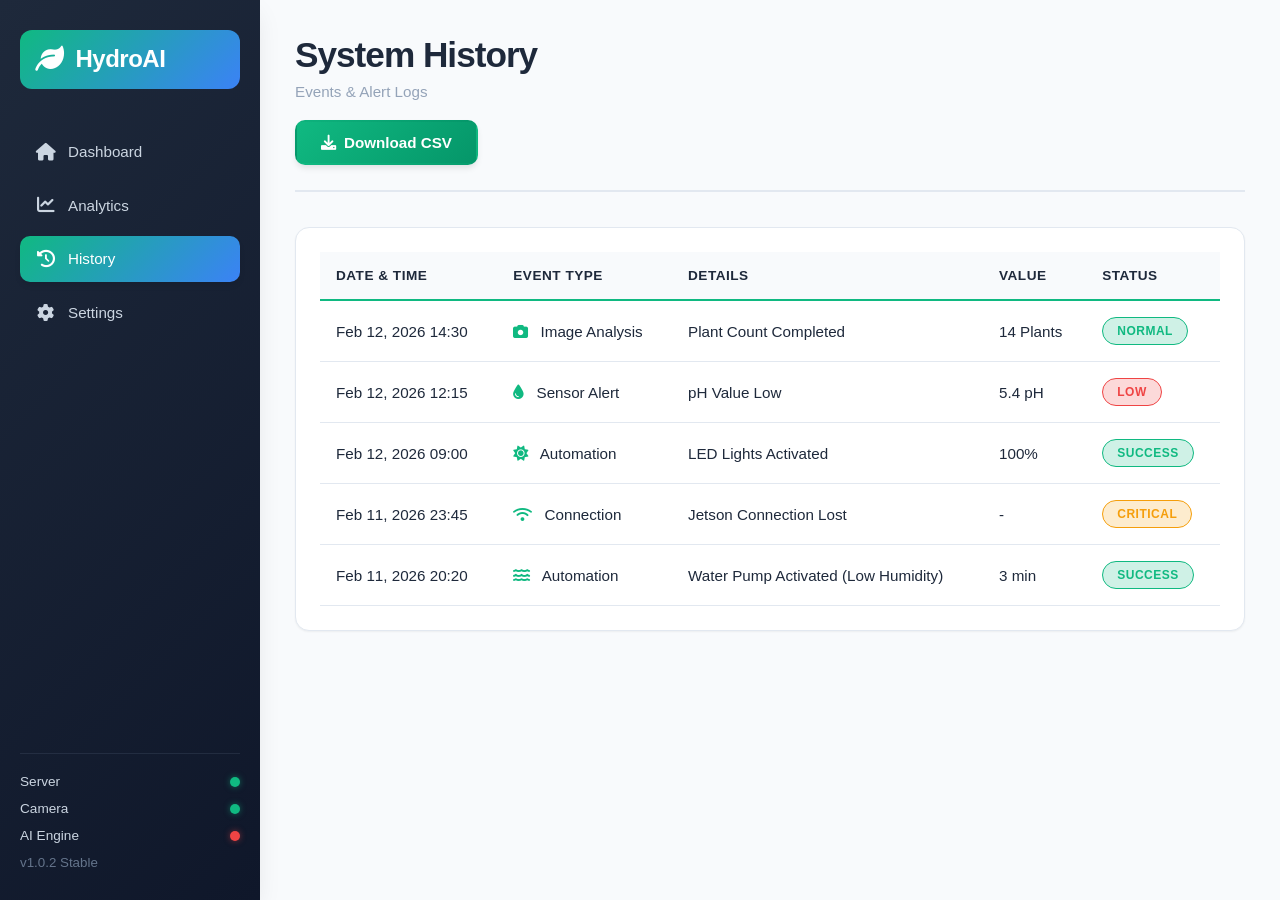
<file: static/history.html>
<!DOCTYPE html>
<html lang="en">

<head>
    <meta charset="UTF-8">
    <meta name="viewport" content="width=device-width, initial-scale=1.0">
    <title>History - HydroAI</title>
    <link href="https://cdnjs.cloudflare.com/ajax/libs/font-awesome/6.0.0/css/all.min.css" rel="stylesheet">
    <link rel="stylesheet" href="/static/css/style.css">
</head>

<body>
    <div class="dashboard-container">
        <!-- Sidebar -->
        <aside class="sidebar">
            <div class="top-section">
                <div class="logo">
                    <i class="fas fa-leaf"></i>
                    <span>HydroAI</span>
                </div>
                <nav class="menu">
                    <ul>
                        <li><a href="/"><i class="fas fa-home"></i> Dashboard</a></li>
                        <li><a href="/analysis"><i class="fas fa-chart-line"></i> Analytics</a></li>
                        <li><a href="/history" class="active"><i class="fas fa-history"></i> History</a></li>
                        <li><a href="/settings"><i class="fas fa-cog"></i> Settings</a></li>
                    </ul>
                </nav>
            </div>
            <!-- Status Same as Index -->
            <div class="system-status">
                <div class="status-item"><span>Server</span>
                    <div class="dot active"></div>
                </div>
                <div class="status-item"><span>Camera</span>
                    <div class="dot active"></div>
                </div>
                <div class="status-item"><span>AI Engine</span>
                    <div class="dot"></div>
                </div>
                <small style="color: #64748b; margin-top: 10px; display: block;">v1.0.2 Stable</small>
            </div>
        </aside>

        <!-- Main Content -->
        <main class="main-content">
            <header class="header">
                <div>
                    <h1>System History</h1>
                    <p style="color: #94a3b8;">Events & Alert Logs</p>
                </div>
                <div class="actions">
                    <button class="btn btn-primary">
                        <i class="fas fa-download"></i> Download CSV
                    </button>
                </div>
            </header>

            <div class="card">
                <table class="history-table">
                    <thead>
                        <tr>
                            <th>Date & Time</th>
                            <th>Event Type</th>
                            <th>Details</th>
                            <th>Value</th>
                            <th>Status</th>
                        </tr>
                    </thead>
                    <tbody>
                        <tr>
                            <td>Feb 12, 2026 14:30</td>
                            <td><i class="fas fa-camera"></i> Image Analysis</td>
                            <td>Plant Count Completed</td>
                            <td>14 Plants</td>
                            <td><span class="status-badge active">NORMAL</span></td>
                        </tr>
                        <tr>
                            <td>Feb 12, 2026 12:15</td>
                            <td><i class="fas fa-tint"></i> Sensor Alert</td>
                            <td>pH Value Low</td>
                            <td>5.4 pH</td>
                            <td><span class="status-badge inactive">LOW</span></td>
                        </tr>
                        <tr>
                            <td>Feb 12, 2026 09:00</td>
                            <td><i class="fas fa-sun"></i> Automation</td>
                            <td>LED Lights Activated</td>
                            <td>100%</td>
                            <td><span class="status-badge active">SUCCESS</span></td>
                        </tr>
                        <tr>
                            <td>Feb 11, 2026 23:45</td>
                            <td><i class="fas fa-wifi"></i> Connection</td>
                            <td>Jetson Connection Lost</td>
                            <td>-</td>
                            <td><span class="status-badge warning">CRITICAL</span></td>
                        </tr>
                        <tr>
                            <td>Feb 11, 2026 20:20</td>
                            <td><i class="fas fa-water"></i> Automation</td>
                            <td>Water Pump Activated (Low Humidity)</td>
                            <td>3 min</td>
                            <td><span class="status-badge active">SUCCESS</span></td>
                        </tr>
                    </tbody>
                </table>
            </div>
        </main>
    </div>
</body>

</html>
</file>
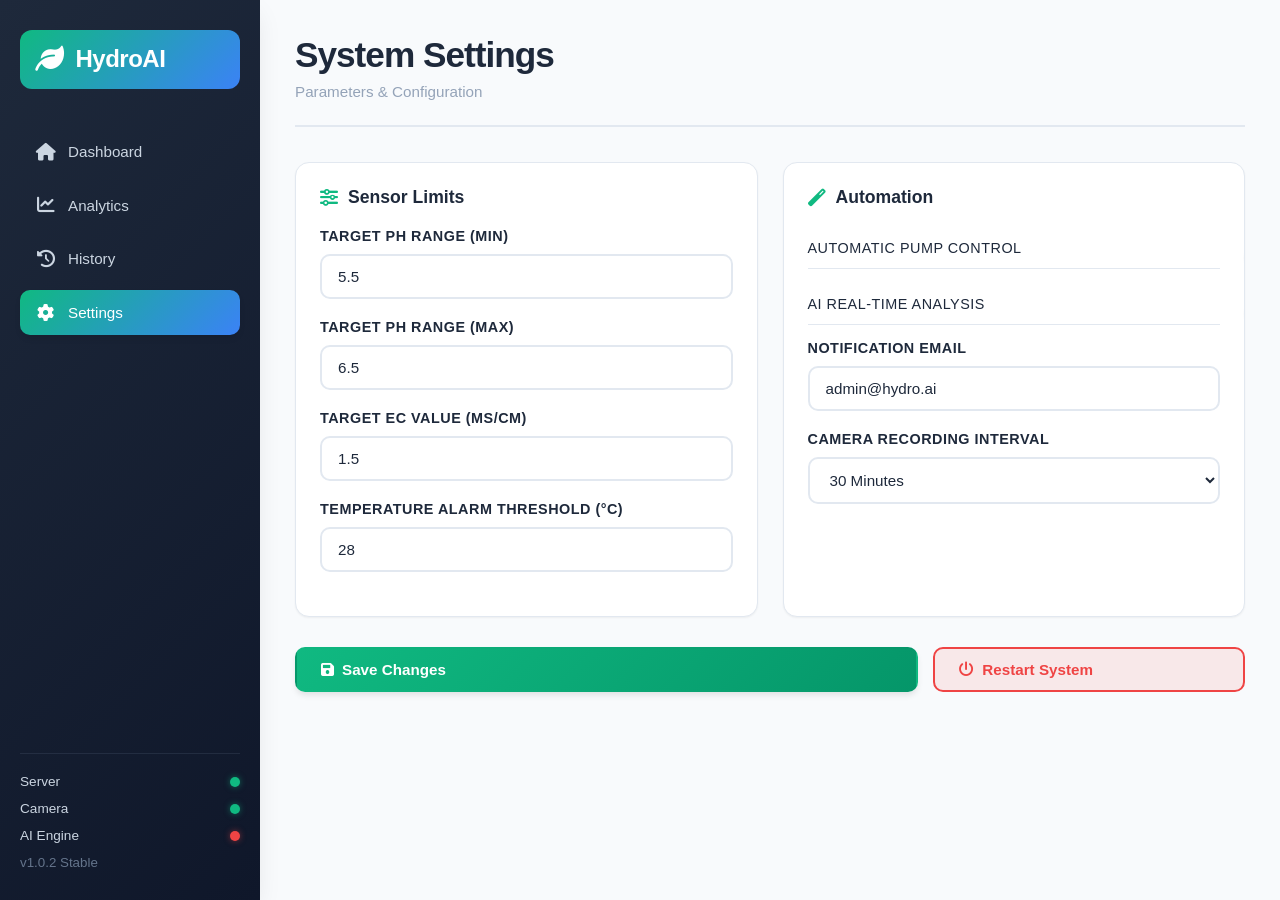
<file: static/settings.html>
<!DOCTYPE html>
<html lang="en">

<head>
    <meta charset="UTF-8">
    <meta name="viewport" content="width=device-width, initial-scale=1.0">
    <title>Settings - HydroAI</title>
    <link href="https://cdnjs.cloudflare.com/ajax/libs/font-awesome/6.0.0/css/all.min.css" rel="stylesheet">
    <link rel="stylesheet" href="/static/css/style.css">
</head>

<body>
    <div class="dashboard-container">
        <!-- Sidebar -->
        <aside class="sidebar">
            <div class="top-section">
                <div class="logo">
                    <i class="fas fa-leaf"></i>
                    <span>HydroAI</span>
                </div>
                <nav class="menu">
                    <ul>
                        <li><a href="/"><i class="fas fa-home"></i> Dashboard</a></li>
                        <li><a href="/analysis"><i class="fas fa-chart-line"></i> Analytics</a></li>
                        <li><a href="/history"><i class="fas fa-history"></i> History</a></li>
                        <li><a href="/settings" class="active"><i class="fas fa-cog"></i> Settings</a></li>
                    </ul>
                </nav>
            </div>
            <!-- Status Same as Index -->
            <div class="system-status">
                <div class="status-item"><span>Server</span>
                    <div class="dot active"></div>
                </div>
                <div class="status-item"><span>Camera</span>
                    <div class="dot active"></div>
                </div>
                <div class="status-item"><span>AI Engine</span>
                    <div class="dot"></div>
                </div>
                <small style="color: #64748b; margin-top: 10px; display: block;">v1.0.2 Stable</small>
            </div>
        </aside>

        <!-- Main Content -->
        <main class="main-content">
            <header class="header">
                <div>
                    <h1>System Settings</h1>
                    <p style="color: #94a3b8;">Parameters & Configuration</p>
                </div>
            </header>

            <form>
                <div class="settings-grid">
                    <!-- Sensor Thresholds -->
                    <div class="card">
                        <h2><i class="fas fa-sliders-h" style="color: var(--primary);"></i> Sensor Limits</h2>

                        <div class="form-group">
                            <label>Target pH Range (Min)</label>
                            <input type="number" step="0.1" class="form-control" value="5.5" placeholder="5.5">
                        </div>

                        <div class="form-group">
                            <label>Target pH Range (Max)</label>
                            <input type="number" step="0.1" class="form-control" value="6.5" placeholder="6.5">
                        </div>

                        <div class="form-group">
                            <label>Target EC Value (mS/cm)</label>
                            <input type="number" step="0.1" class="form-control" value="1.5" placeholder="1.5">
                        </div>

                        <div class="form-group">
                            <label>Temperature Alarm Threshold (°C)</label>
                            <input type="number" class="form-control" value="28" placeholder="28">
                        </div>
                    </div>

                    <!-- Automation & Notifications -->
                    <div class="card">
                        <h2><i class="fas fa-magic" style="color: var(--primary);"></i> Automation</h2>

                        <div class="form-group" style="display: flex; justify-content: space-between; align-items: center; padding: 12px 0; border-bottom: 1px solid var(--border-color); margin-bottom: 15px;">
                            <label style="margin:0; font-weight: 500;">Automatic Pump Control</label>
                            <label class="toggle-switch">
                                <input type="checkbox" checked>
                                <span class="toggle-slider"></span>
                            </label>
                        </div>

                        <div class="form-group" style="display: flex; justify-content: space-between; align-items: center; padding: 12px 0; border-bottom: 1px solid var(--border-color); margin-bottom: 15px;">
                            <label style="margin:0; font-weight: 500;">AI Real-time Analysis</label>
                            <label class="toggle-switch">
                                <input type="checkbox" checked>
                                <span class="toggle-slider"></span>
                            </label>
                        </div>

                        <div class="form-group">
                            <label>Notification Email</label>
                            <input type="email" class="form-control" value="admin@hydro.ai" placeholder="admin@hydro.ai">
                        </div>

                        <div class="form-group">
                            <label>Camera Recording Interval</label>
                            <select class="form-control">
                                <option>15 Minutes</option>
                                <option selected>30 Minutes</option>
                                <option>60 Minutes</option>
                            </select>
                        </div>
                    </div>
                </div>

                <div style="margin-top: 30px; display: grid; grid-template-columns: 2fr 1fr; gap: 15px;">
                    <button type="button" class="btn btn-primary" onclick="alert('⚙️ Settings saved successfully!'); return false;">
                        <i class="fas fa-save"></i> Save Changes
                    </button>
                    <button type="button" class="btn" style="background: rgba(239, 68, 68, 0.1); color: var(--danger); border: 2px solid var(--danger);" onclick="confirm('Are you sure? This will restart the system.') && alert('System restarting...'); return false;">
                        <i class="fas fa-power-off"></i> Restart System
                    </button>
                </div>
            </form>

        </main>
    </div>
</body>

</html>
</file>
<file: static/css/style.css>
@import url('https://fonts.googleapis.com/css2?family=Inter:wght@300;400;500;600;700&display=swap');

:root {
  --primary: #10b981;
  --primary-dark: #059669;
  --primary-light: #d1fae5;
  --secondary: #3b82f6;
  --secondary-dark: #1e40af;
  --accent: #ec4899;
  --success: #10b981;
  --warning: #f59e0b;
  --danger: #ef4444;
  --bg-main: #f8fafc;
  --bg-secondary: #ffffff;
  --text-main: #1e293b;
  --text-muted: #64748b;
  --border-color: #e2e8f0;
  --shadow-sm: 0 1px 2px 0 rgba(0, 0, 0, 0.05);
  --shadow-md: 0 4px 6px -1px rgba(0, 0, 0, 0.1);
  --shadow-lg: 0 10px 25px -5px rgba(0, 0, 0, 0.1);
}

* {
  margin: 0;
  padding: 0;
  box-sizing: border-box;
}

html, body {
  height: 100%;
  font-family: 'Segoe UI', Tahoma, Geneva, Verdana, sans-serif;
  background: var(--bg-main);
  color: var(--text-main);
}

body {
  display: flex;
}

.dashboard-container {
  width: 100%;
  margin-left: 260px;
  display: flex;
  flex-direction: column;
  min-height: 100vh;
}

/* ===== SIDEBAR ===== */
.sidebar {
  width: 260px;
  background: linear-gradient(135deg, #1e293b 0%, #0f172a 100%);
  padding: 30px 20px;
  position: fixed;
  height: 100vh;
  left: 0;
  top: 0;
  overflow-y: auto;
  display: flex;
  flex-direction: column;
  justify-content: space-between;
  box-shadow: var(--shadow-lg);
  z-index: 1000;
}

.sidebar::-webkit-scrollbar {
  width: 6px;
}

.sidebar::-webkit-scrollbar-thumb {
  background: rgba(100, 116, 139, 0.3);
  border-radius: 3px;
}

.sidebar::-webkit-scrollbar-thumb:hover {
  background: rgba(100, 116, 139, 0.5);
}

.top-section {
  flex: 1;
}

.logo {
  display: flex;
  align-items: center;
  gap: 12px;
  margin-bottom: 40px;
  font-size: 1.5rem;
  font-weight: 700;
  color: white;
  background: linear-gradient(135deg, var(--primary) 0%, var(--secondary) 100%);
  padding: 15px;
  border-radius: 12px;
  letter-spacing: -0.5px;
}

.logo i {
  font-size: 1.8rem;
}

.menu ul {
  list-style: none;
}

.menu li {
  margin-bottom: 8px;
}

.menu a {
  display: flex;
  align-items: center;
  gap: 12px;
  padding: 14px 16px;
  color: #cbd5e1;
  text-decoration: none;
  border-radius: 10px;
  transition: all 0.3s ease;
  font-weight: 500;
  font-size: 0.95rem;
}

.menu a:hover {
  background: rgba(16, 185, 129, 0.1);
  color: white;
  transform: translateX(4px);
}

.menu a.active {
  background: linear-gradient(135deg, var(--primary) 0%, var(--secondary) 100%);
  color: white;
  box-shadow: var(--shadow-md);
}

.menu i {
  width: 20px;
  text-align: center;
  font-size: 1.1rem;
}

.system-status {
  border-top: 1px solid rgba(100, 116, 139, 0.2);
  padding-top: 20px;
}

.status-item {
  display: flex;
  justify-content: space-between;
  align-items: center;
  margin-bottom: 12px;
  font-size: 0.85rem;
  color: #cbd5e1;
}

.status-item span {
  font-weight: 500;
}

.dot {
  width: 10px;
  height: 10px;
  border-radius: 50%;
  background: #ef4444;
  box-shadow: 0 0 6px rgba(239, 68, 68, 0.5);
}

.dot.active {
  background: var(--primary);
  box-shadow: 0 0 6px rgba(16, 185, 129, 0.5);
}

/* ===== MAIN CONTENT ===== */
.main-content {
  flex: 1;
  padding: 35px;
  overflow-y: auto;
  background: var(--bg-main);
}

.main-content::-webkit-scrollbar {
  width: 8px;
}

.main-content::-webkit-scrollbar-track {
  background: transparent;
}

.main-content::-webkit-scrollbar-thumb {
  background: rgba(100, 116, 139, 0.2);
  border-radius: 4px;
}

.main-content::-webkit-scrollbar-thumb:hover {
  background: rgba(100, 116, 139, 0.4);
}

/* ===== HEADER ===== */
.header {
  margin-bottom: 35px;
  padding-bottom: 25px;
  border-bottom: 2px solid var(--border-color);
}

.header h1 {
  font-size: 2.2rem;
  font-weight: 700;
  margin-bottom: 8px;
  color: var(--text-main);
  letter-spacing: -1px;
}

.header p {
  font-size: 0.95rem;
  color: var(--text-muted);
}

.actions {
  display: flex;
  gap: 12px;
  margin-top: 20px;
}

.btn {
  padding: 12px 24px;
  border: none;
  border-radius: 10px;
  cursor: pointer;
  font-weight: 600;
  font-size: 0.95rem;
  transition: all 0.3s ease;
  display: inline-flex;
  align-items: center;
  gap: 8px;
  text-decoration: none;
  border: 2px solid transparent;
}

.btn-primary {
  background: linear-gradient(135deg, var(--primary) 0%, var(--primary-dark) 100%);
  color: white;
  box-shadow: var(--shadow-md);
}

.btn-primary:hover {
  transform: translateY(-2px);
  box-shadow: var(--shadow-lg);
}

.btn-primary:active {
  transform: translateY(0);
}

/* ===== GRID & CARDS ===== */
.grid-sensors {
  display: grid;
  grid-template-columns: repeat(auto-fit, minmax(240px, 1fr));
  gap: 20px;
  margin-bottom: 35px;
  order: 2;
}

.card {
  background: var(--bg-secondary);
  border: 1px solid var(--border-color);
  border-radius: 14px;
  padding: 24px;
  box-shadow: var(--shadow-sm);
  transition: all 0.3s ease;
  position: relative;
  overflow: hidden;
}

.card:hover {
  border-color: var(--primary);
  box-shadow: var(--shadow-md);
  transform: translateY(-2px);
}

.card h2 {
  font-size: 1.1rem;
  font-weight: 600;
  margin-bottom: 20px;
  color: var(--text-main);
  display: flex;
  align-items: center;
  gap: 10px;
}

.card h3 {
  font-size: 0.9rem;
  font-weight: 600;
  color: var(--text-muted);
  text-transform: uppercase;
  letter-spacing: 0.5px;
  margin-bottom: 12px;
}

.card .value {
  font-size: 2.2rem;
  font-weight: 700;
  color: var(--primary);
  margin-bottom: 8px;
  font-variant-numeric: tabular-nums;
}

.card .unit {
  font-size: 0.85rem;
  color: var(--text-muted);
  font-weight: 500;
}

.metric-row {
  display: flex;
  justify-content: space-between;
  align-items: center;
  padding: 12px 0;
  border-bottom: 1px solid var(--border-color);
}

.metric-row:last-child {
  border-bottom: none;
}

.metric-label {
  font-size: 0.9rem;
  color: var(--text-muted);
  font-weight: 500;
}

.metric-val {
  font-size: 1.3rem;
  font-weight: 700;
  color: var(--primary);
  font-variant-numeric: tabular-nums;
}

/* ===== VISION SECTION ===== */
.vision-section {
  display: grid;
  grid-template-columns: 1fr;
  grid-template-rows: auto auto;
  gap: 25px;
  order: 1;
  margin-bottom: 35px;
}

.camera-feeds-container {
  display: grid;
  grid-template-columns: repeat(auto-fit, minmax(350px, 1fr));
  gap: 20px;
  grid-row: 1;
  grid-column: 1;
}

.camera-feed {
  background: var(--bg-secondary);
  border-radius: 14px;
  height: 500px;
  display: flex;
  align-items: center;
  justify-content: center;
  position: relative;
  overflow: hidden;
  border: 1px solid var(--border-color);
  box-shadow: var(--shadow-md);
}

.camera-feed img {
  max-width: 100%;
  max-height: 100%;
  object-fit: contain;
  border-radius: 12px;
}

.camera-overlay {
  position: absolute;
  top: 16px;
  left: 16px;
  background: linear-gradient(135deg, var(--primary) 0%, var(--secondary) 100%);
  padding: 10px 18px;
  border-radius: 20px;
  font-size: 0.8rem;
  color: white;
  border: 1px solid rgba(255, 255, 255, 0.3);
  font-weight: 700;
  letter-spacing: 0.5px;
  box-shadow: var(--shadow-md);
  z-index: 10;
  backdrop-filter: blur(10px);
}

.analytics-panel {
  grid-row: 2;
  grid-column: 1;
}

/* ===== CAMERA LOADING ===== */
.camera-loading {
  position: absolute;
  top: 0;
  left: 0;
  right: 0;
  bottom: 0;
  background: linear-gradient(135deg, rgba(30, 30, 50, 0.95) 0%, rgba(15, 15, 35, 0.95) 100%);
  display: flex;
  flex-direction: column;
  align-items: center;
  justify-content: center;
  z-index: 100;
  border-radius: 12px;
}

.spinner {
  width: 50px;
  height: 50px;
  border: 4px solid rgba(16, 185, 129, 0.2);
  border-top-color: var(--primary);
  border-right-color: var(--secondary);
  border-radius: 50%;
  animation: spin 1s linear infinite;
  margin-bottom: 15px;
}

@keyframes spin {
  to { transform: rotate(360deg); }
}

.camera-loading p {
  color: rgba(148, 163, 184, 0.9);
  font-size: 0.95rem;
  font-weight: 500;
  margin: 0;
  text-align: center;
}

/* ===== DETECTION LIST ===== */
.detection-item {
  display: flex;
  justify-content: space-between;
  align-items: center;
  padding: 14px;
  background: rgba(16, 185, 129, 0.05);
  border-left: 4px solid var(--primary);
  border-radius: 8px;
  margin-bottom: 10px;
  font-weight: 500;
  transition: all 0.3s ease;
}

.detection-item:hover {
  background: rgba(16, 185, 129, 0.1);
  transform: translateX(4px);
}

.detection-item .metric-label {
  color: var(--text-main);
  font-weight: 600;
}

.detection-item .metric-val {
  background: linear-gradient(135deg, var(--primary) 0%, var(--secondary) 100%);
  -webkit-background-clip: text;
  -webkit-text-fill-color: transparent;
  background-clip: text;
}

/* ===== CHARTS ===== */
.chart-container {
  background: var(--bg-secondary);
  border: 1px solid var(--border-color);
  border-radius: 14px;
  padding: 24px;
  box-shadow: var(--shadow-sm);
  margin-bottom: 25px;
}

.chart-container canvas {
  max-height: 300px;
}

/* ===== TABLE ===== */
.table-responsive {
  overflow-x: auto;
}

.history-table {
  width: 100%;
  border-collapse: collapse;
  color: var(--text-main);
}

.history-table th,
.history-table td {
  text-align: left;
  padding: 16px;
  border-bottom: 1px solid var(--border-color);
  font-size: 0.95rem;
}

.history-table th {
  background: var(--bg-main);
  font-weight: 700;
  color: var(--text-main);
  text-transform: uppercase;
  letter-spacing: 0.5px;
  font-size: 0.85rem;
  text-align: left;
  border-bottom: 2px solid var(--primary);
}

.history-table tr {
  transition: all 0.3s ease;
}

.history-table tbody tr:hover {
  background: rgba(16, 185, 129, 0.05);
  box-shadow: var(--shadow-sm);
}

.history-table i {
  margin-right: 8px;
  color: var(--primary);
}

.status-badge {
  padding: 6px 14px;
  border-radius: 20px;
  font-size: 0.75rem;
  font-weight: 700;
  text-transform: uppercase;
  letter-spacing: 0.5px;
  display: inline-block;
  border: 1px solid transparent;
}

.status-badge.active {
  background: rgba(16, 185, 129, 0.2);
  color: var(--primary);
  border-color: var(--primary);
}

.status-badge.inactive {
  background: rgba(239, 68, 68, 0.2);
  color: var(--danger);
  border-color: var(--danger);
}

.status-badge.warning {
  background: rgba(245, 158, 11, 0.2);
  color: var(--warning);
  border-color: var(--warning);
}

/* ===== SETTINGS ===== */
.settings-grid {
  display: grid;
  grid-template-columns: repeat(auto-fit, minmax(300px, 1fr));
  gap: 25px;
}

.form-group {
  margin-bottom: 20px;
}

.form-group label {
  display: block;
  margin-bottom: 10px;
  font-weight: 600;
  font-size: 0.9rem;
  color: var(--text-main);
  text-transform: uppercase;
  letter-spacing: 0.5px;
}

.form-control {
  width: 100%;
  padding: 12px 16px;
  border-radius: 10px;
  border: 2px solid var(--border-color);
  background: var(--bg-secondary);
  color: var(--text-main);
  font-family: inherit;
  font-size: 0.95rem;
  transition: all 0.3s ease;
}

.form-control:focus {
  outline: none;
  border-color: var(--primary);
  box-shadow: 0 0 0 3px rgba(16, 185, 129, 0.1);
}

.form-control::placeholder {
  color: var(--text-muted);
}

.toggle-switch {
  display: inline-flex;
  align-items: center;
  cursor: pointer;
}

.toggle-switch input {
  display: none;
}

.toggle-slider {
  width: 50px;
  height: 28px;
  background: #cbd5e1;
  border-radius: 14px;
  position: relative;
  transition: all 0.3s ease;
}

.toggle-slider::after {
  content: '';
  position: absolute;
  width: 24px;
  height: 24px;
  background: white;
  border-radius: 50%;
  top: 2px;
  left: 2px;
  transition: all 0.3s ease;
  box-shadow: var(--shadow-sm);
}

.toggle-switch input:checked + .toggle-slider {
  background: var(--primary);
}

.toggle-switch input:checked + .toggle-slider::after {
  left: 24px;
}

/* ===== ALERTS ===== */
.alert {
  padding: 16px 20px;
  border-radius: 10px;
  margin-bottom: 20px;
  border-left: 4px solid;
  display: flex;
  align-items: center;
  gap: 12px;
  animation: slideIn 0.3s ease;
}

.alert-success {
  background: rgba(16, 185, 129, 0.1);
  border-color: var(--success);
  color: var(--primary);
}

.alert-warning {
  background: rgba(245, 158, 11, 0.1);
  border-color: var(--warning);
  color: var(--warning);
}

.alert-danger {
  background: rgba(239, 68, 68, 0.1);
  border-color: var(--danger);
  color: var(--danger);
}

@keyframes slideIn {
  from {
    opacity: 0;
    transform: translateY(-10px);
  }
  to {
    opacity: 1;
    transform: translateY(0);
  }
}

/* ===== RESPONSIVE ===== */
@media (max-width: 1200px) {
  .grid-sensors {
    grid-template-columns: repeat(2, 1fr);
  }

  .camera-feeds-container {
    grid-template-columns: 1fr;
  }

  .settings-grid {
    grid-template-columns: 1fr;
  }
}

/* Mobil: kenar çubuğu üstte yatay menüye dönüşür */
@media (max-width: 768px) {
  body {
    flex-direction: column;
  }

  .sidebar {
    position: sticky;
    top: 0;
    width: 100%;
    height: auto;
    padding: 12px 15px;
    flex-direction: column;
    justify-content: flex-start;
    overflow: visible;
  }

  .dashboard-container {
    margin-left: 0;
  }

  .logo {
    margin-bottom: 12px;
    padding: 10px 14px;
    font-size: 1.15rem;
    justify-content: center;
  }

  .logo i {
    font-size: 1.3rem;
  }

  .menu ul {
    display: flex;
    gap: 6px;
    overflow-x: auto;
    -webkit-overflow-scrolling: touch;
    padding-bottom: 4px;
  }

  .menu li {
    margin-bottom: 0;
    flex: 1 0 auto;
  }

  .menu a {
    justify-content: center;
    padding: 10px 14px;
    font-size: 0.85rem;
    white-space: nowrap;
  }

  .menu a:hover {
    transform: none;
  }

  /* Durum göstergeleri mobilde tek satır */
  .system-status {
    display: flex;
    gap: 16px;
    align-items: center;
    padding-top: 10px;
    margin-top: 8px;
  }

  .system-status .status-item {
    margin-bottom: 0;
    gap: 6px;
    font-size: 0.75rem;
  }

  .system-status small {
    display: none !important;
  }

  .main-content {
    padding: 16px;
  }

  .header {
    margin-bottom: 20px;
    padding-bottom: 15px;
  }

  .header h1 {
    font-size: 1.5rem;
  }

  .grid-sensors {
    grid-template-columns: repeat(2, 1fr);
    gap: 12px;
  }

  .card {
    padding: 16px;
  }

  .card .value {
    font-size: 1.6rem;
  }

  .camera-feeds-container {
    grid-template-columns: 1fr;
  }

  .camera-feed {
    height: 300px;
  }

  .btn {
    padding: 10px 16px;
    font-size: 0.85rem;
  }

  .history-table th,
  .history-table td {
    padding: 12px;
    font-size: 0.85rem;
  }
}

@media (max-width: 480px) {
  .main-content {
    padding: 12px;
  }

  .header h1 {
    font-size: 1.3rem;
  }

  .card {
    padding: 12px;
  }

  .card h3 {
    font-size: 0.75rem;
  }

  .card .value {
    font-size: 1.4rem;
  }

  .camera-feed {
    height: 240px;
  }

  .camera-overlay {
    font-size: 0.7rem;
    padding: 6px 12px;
    top: 10px;
    left: 10px;
  }
}
</file>
